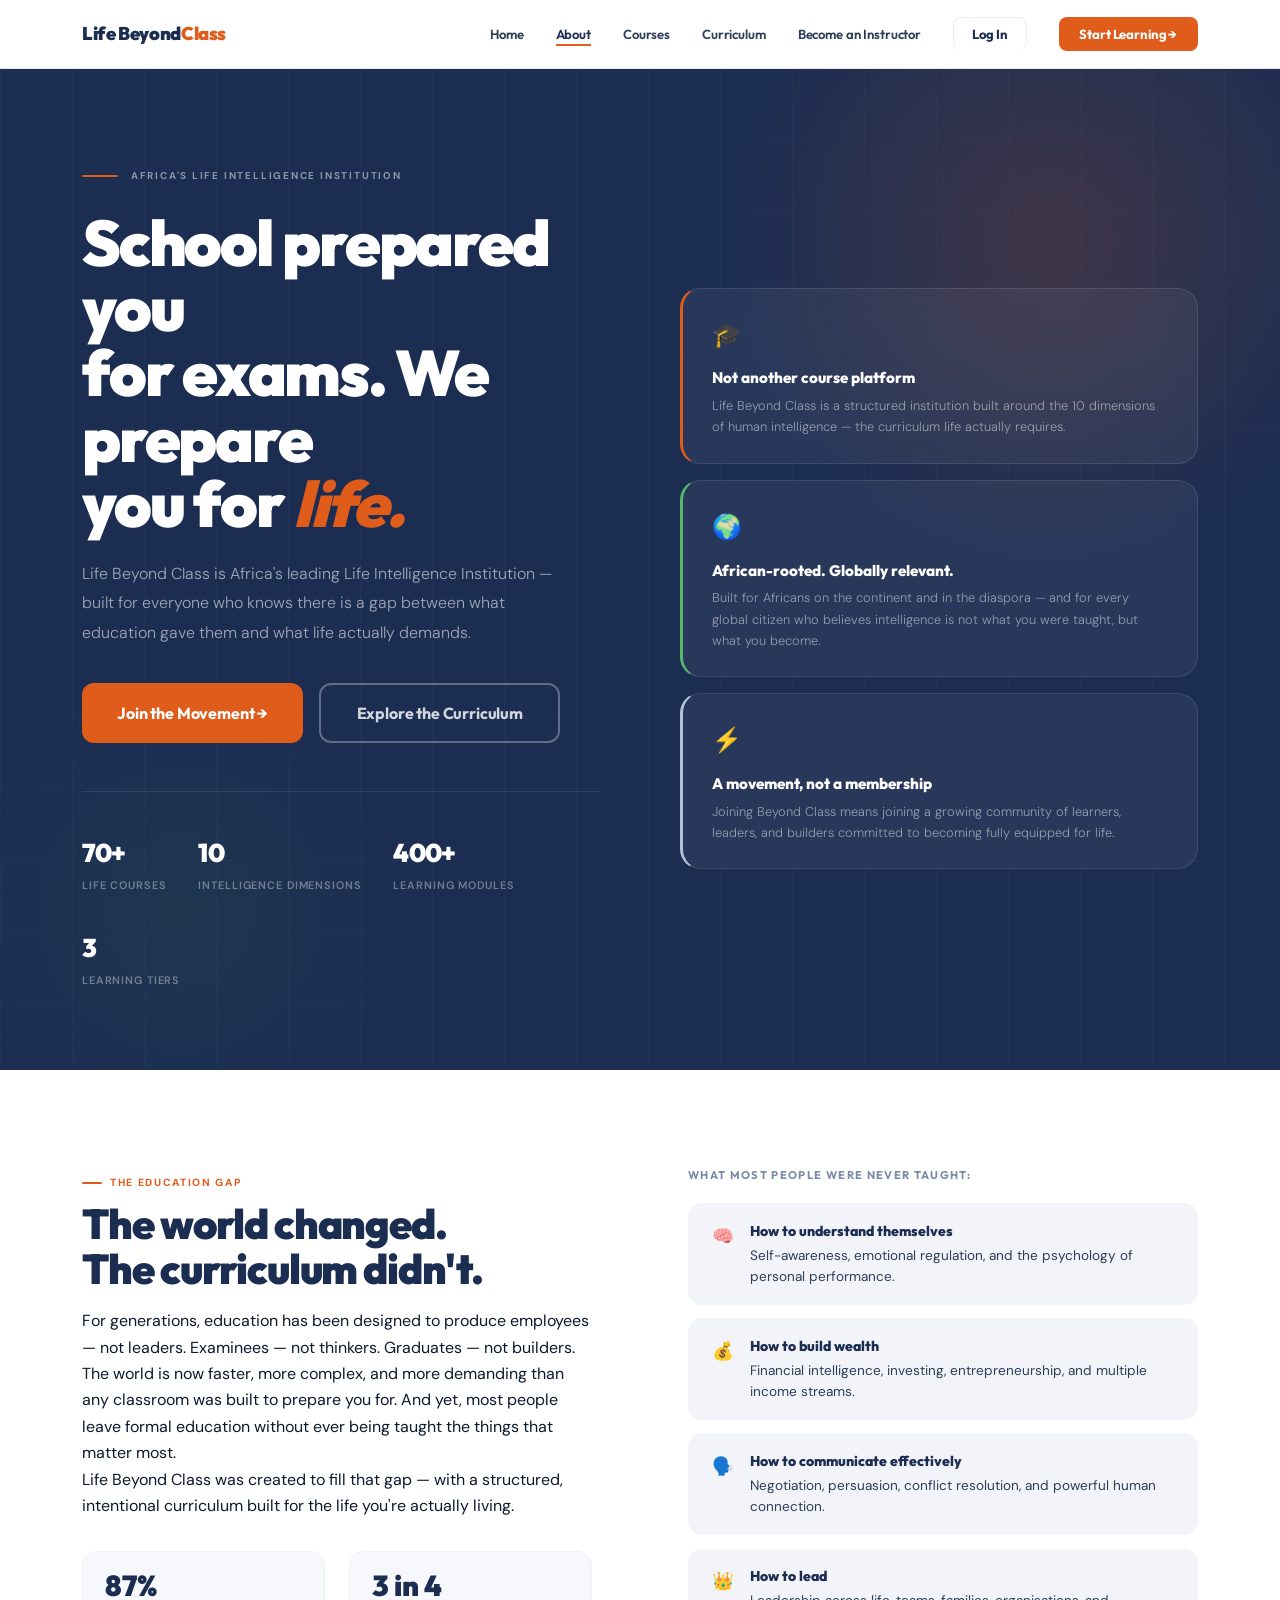
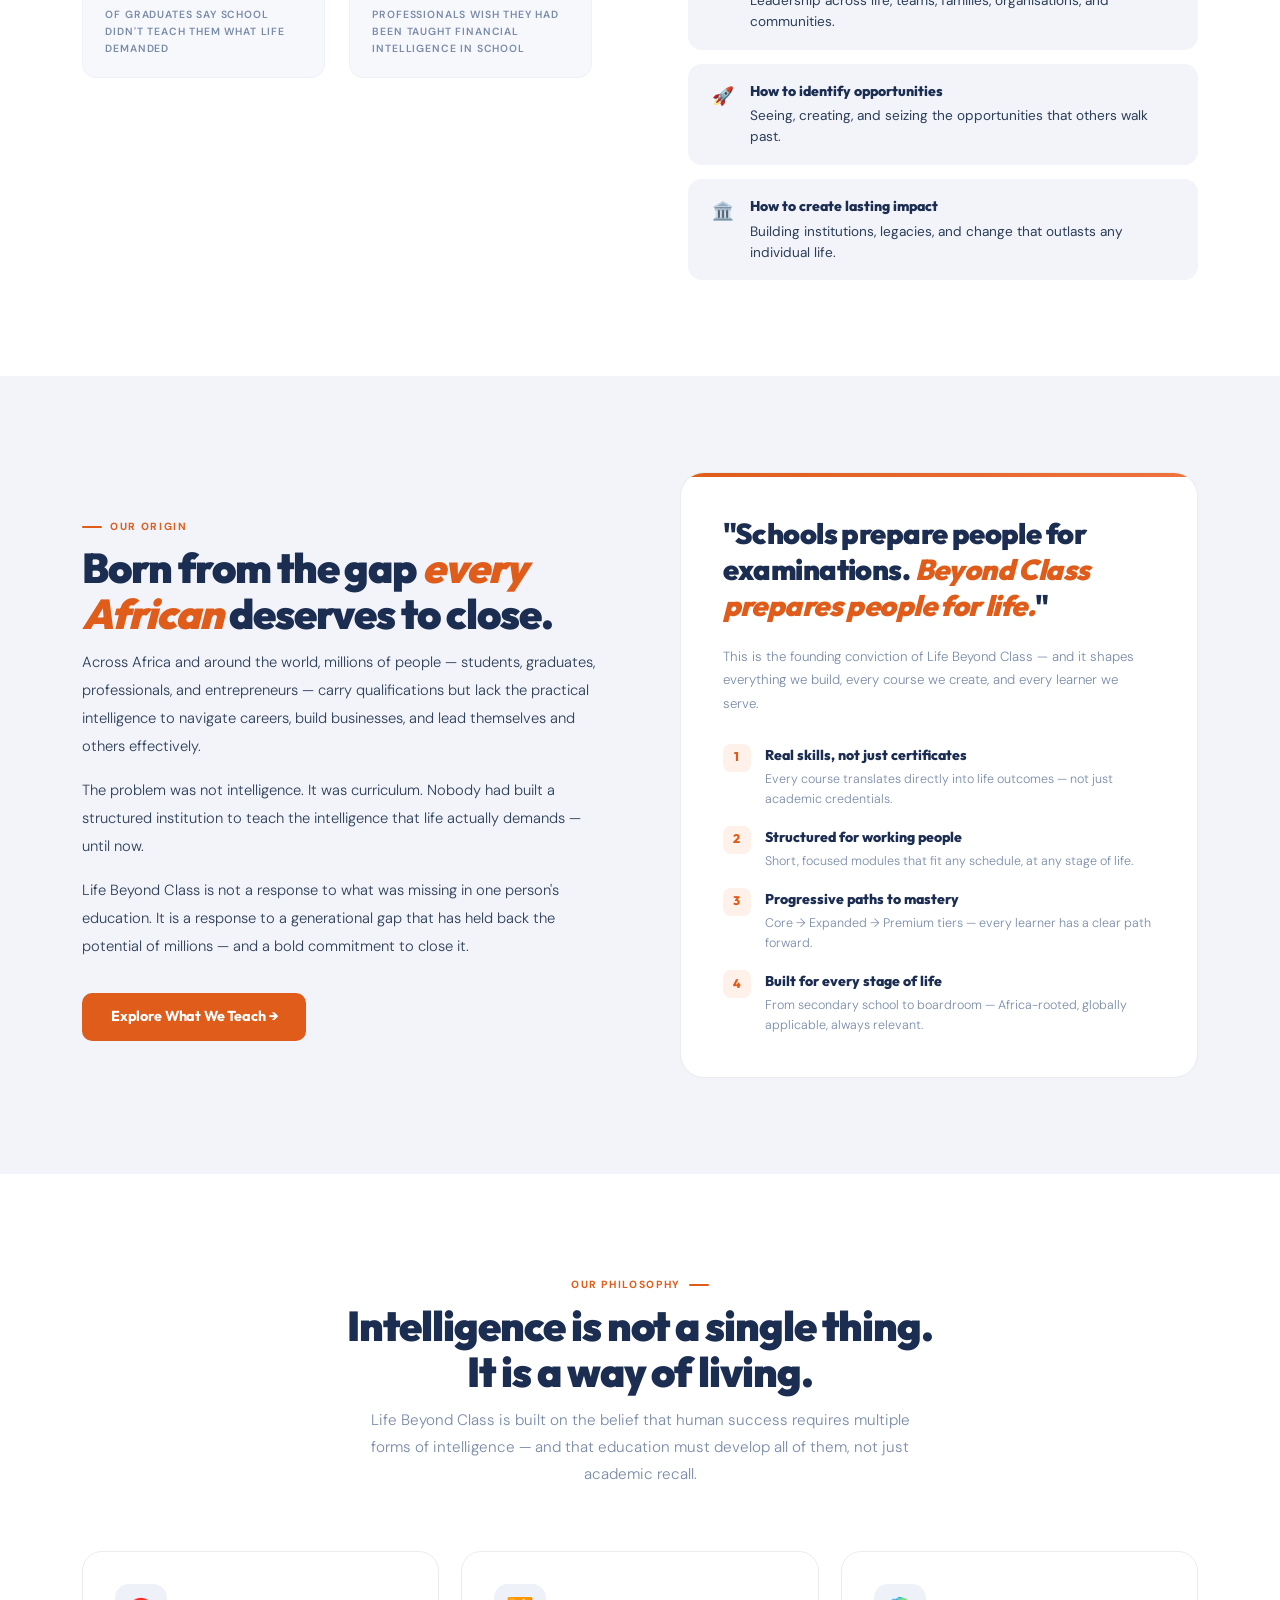
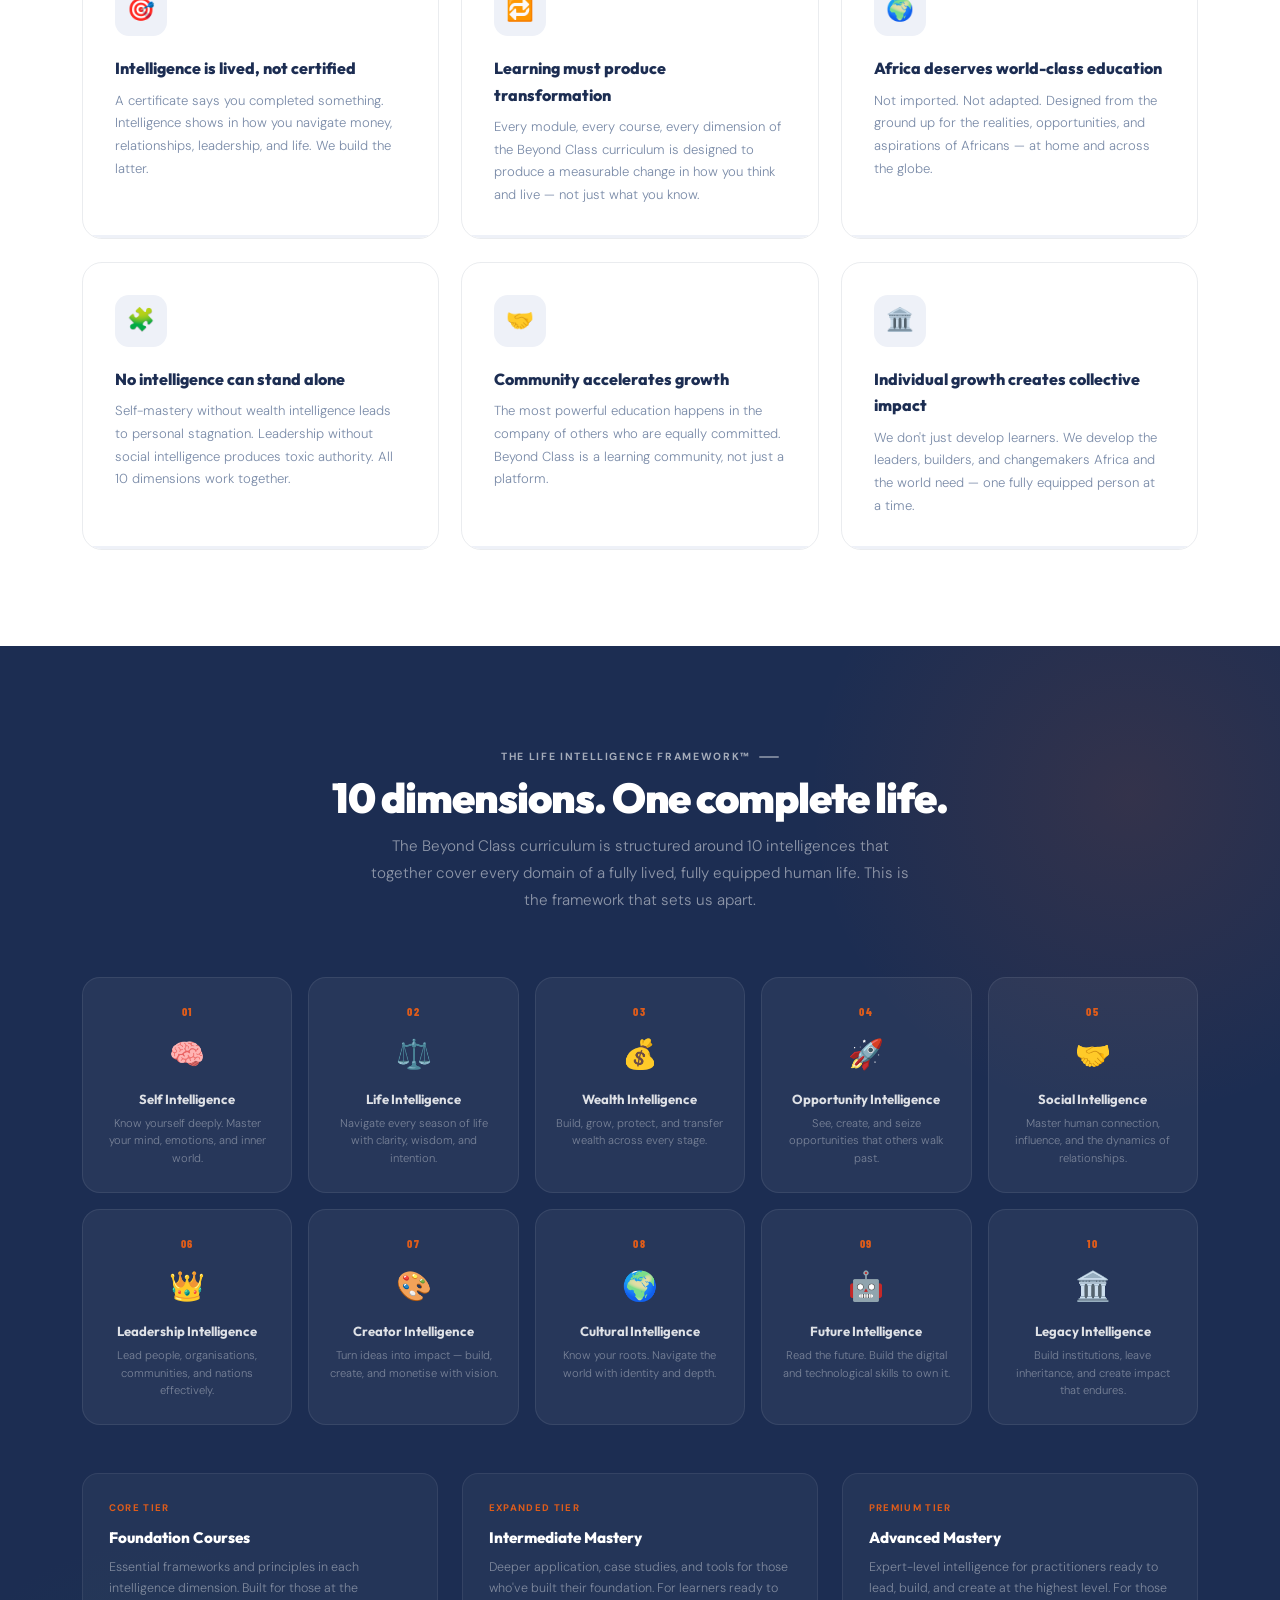
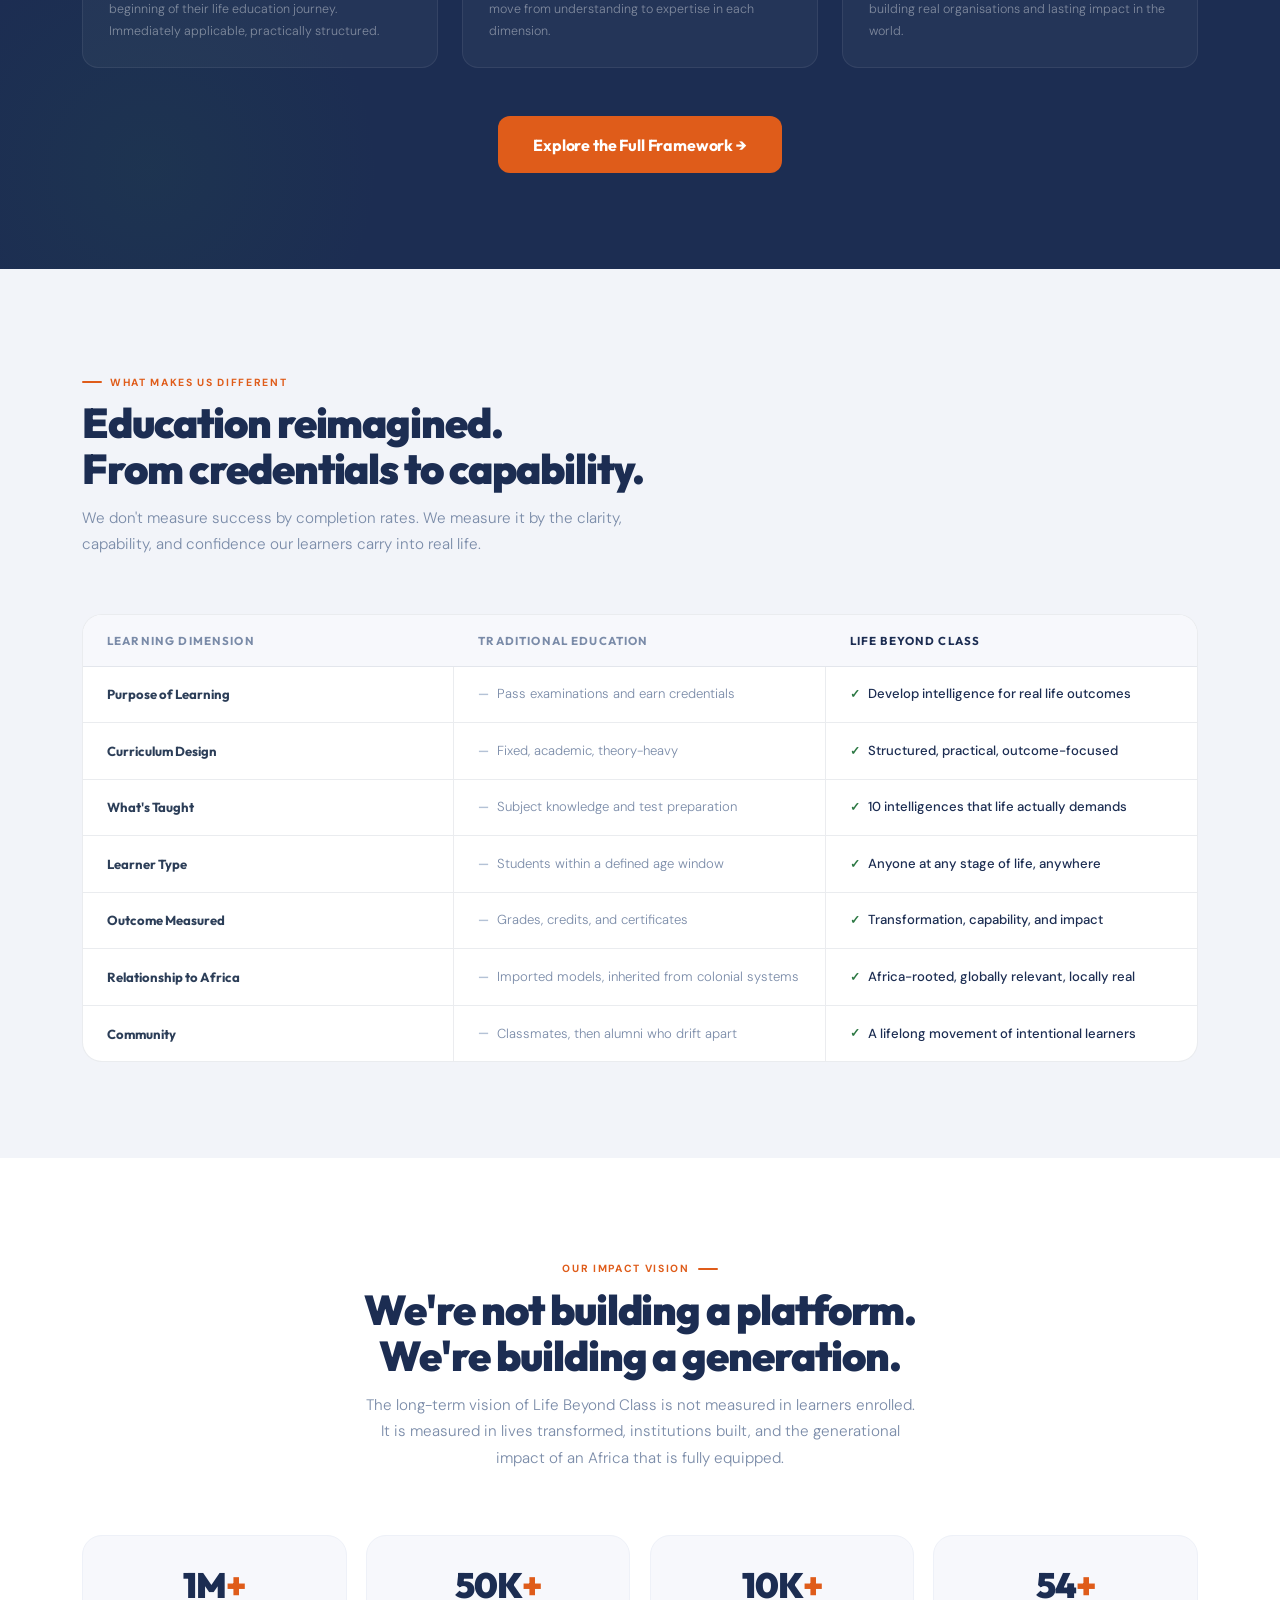
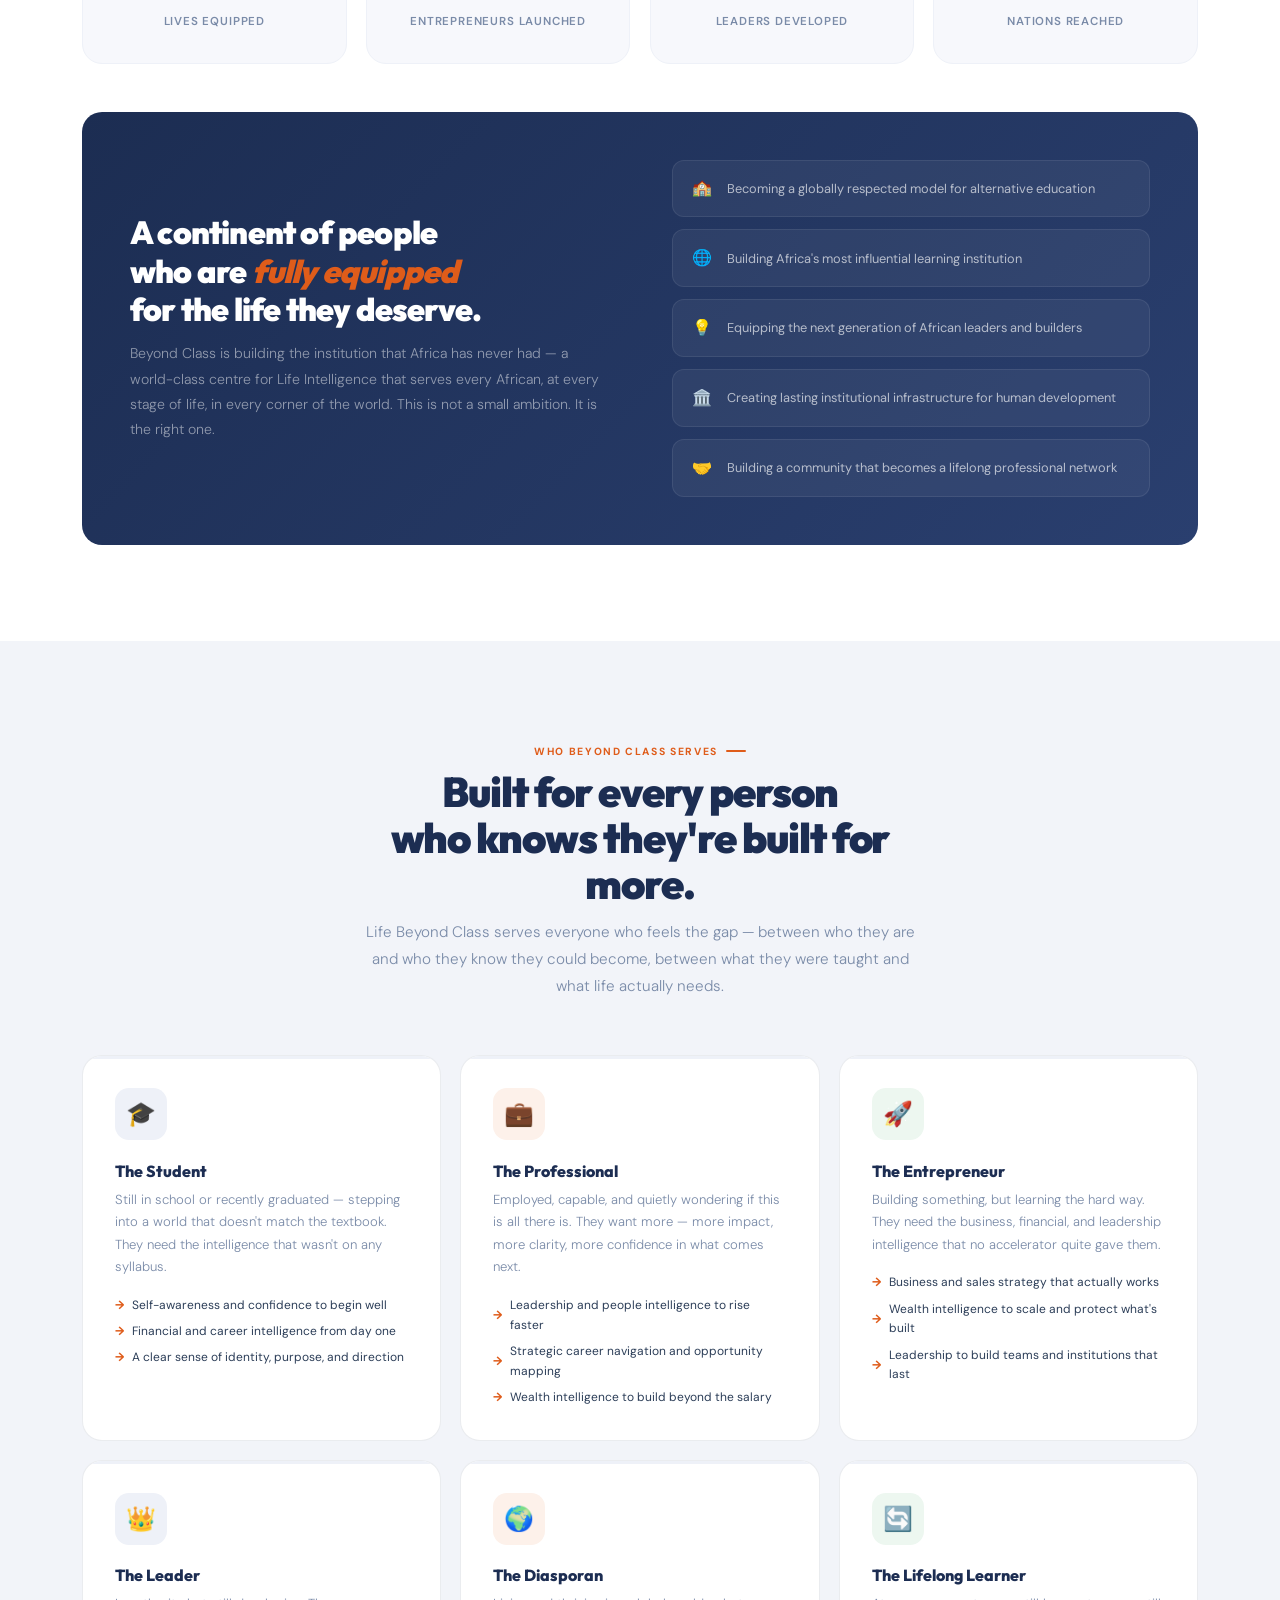
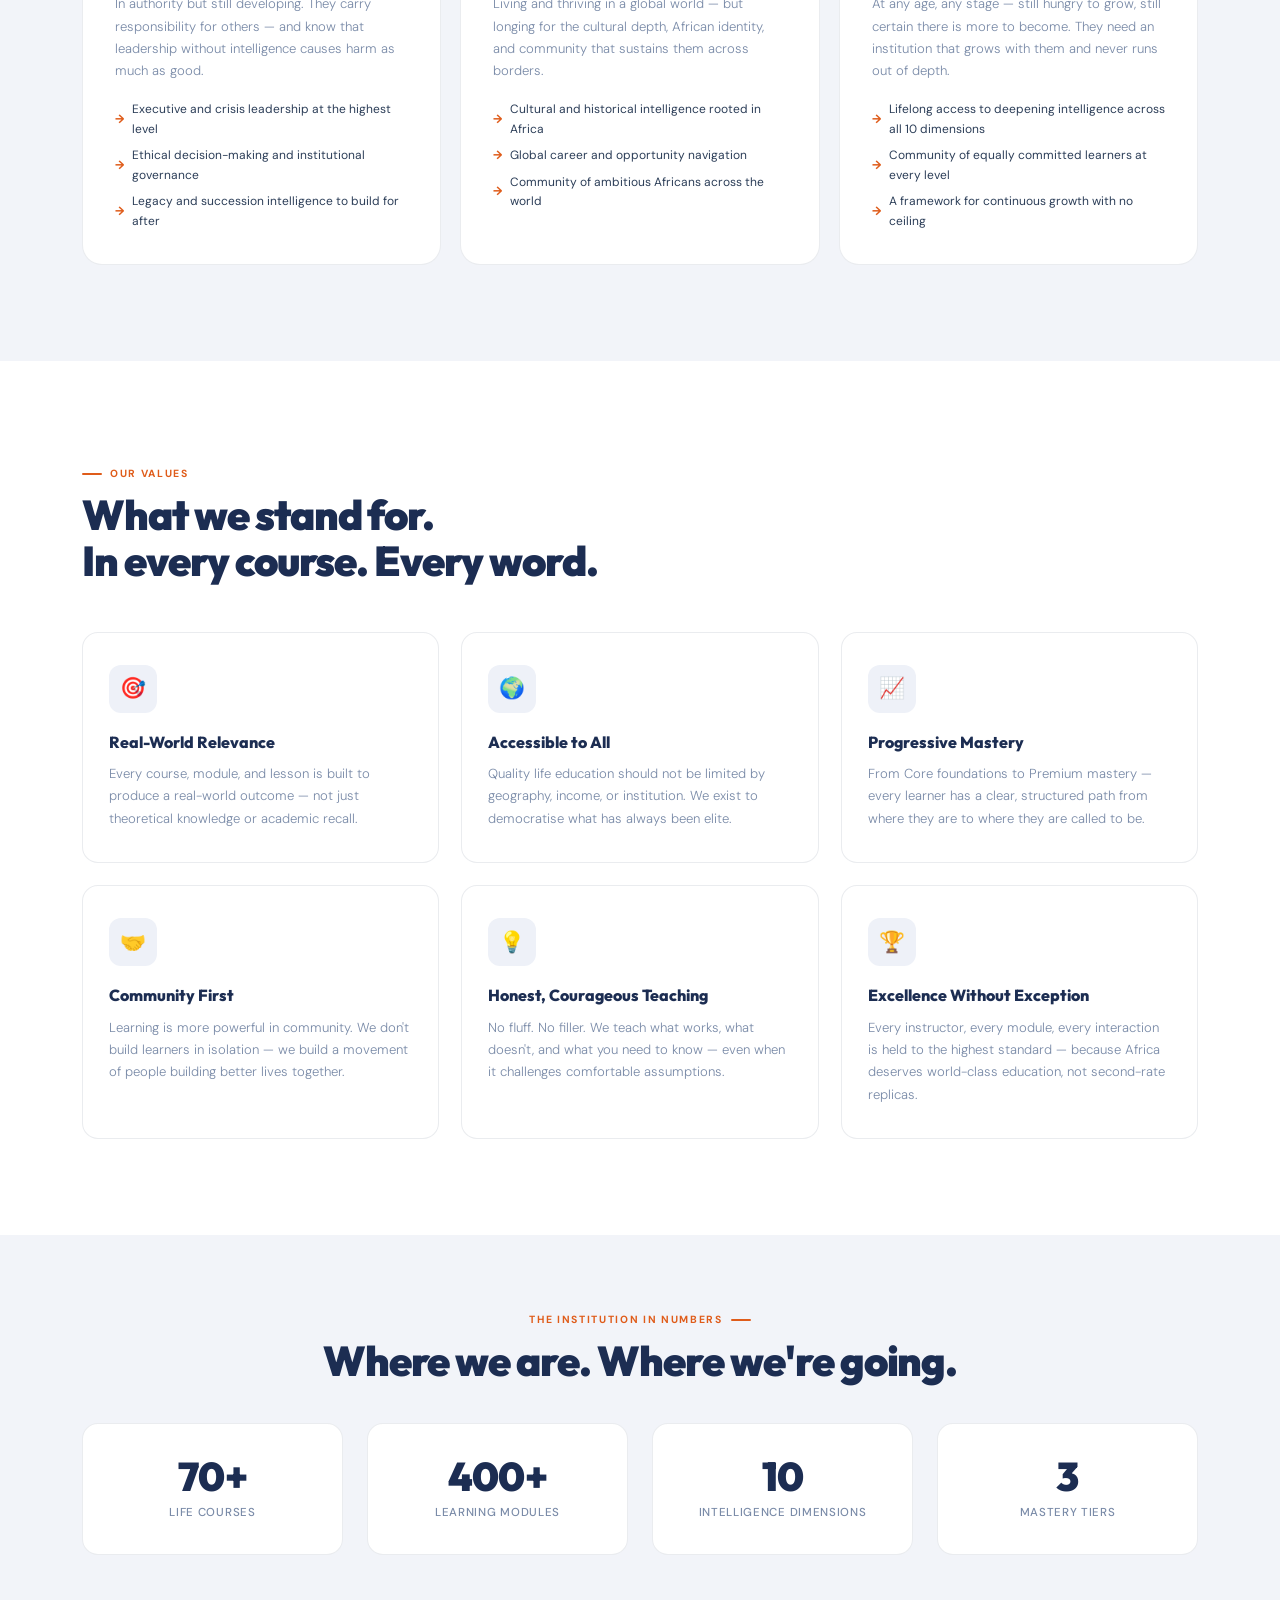
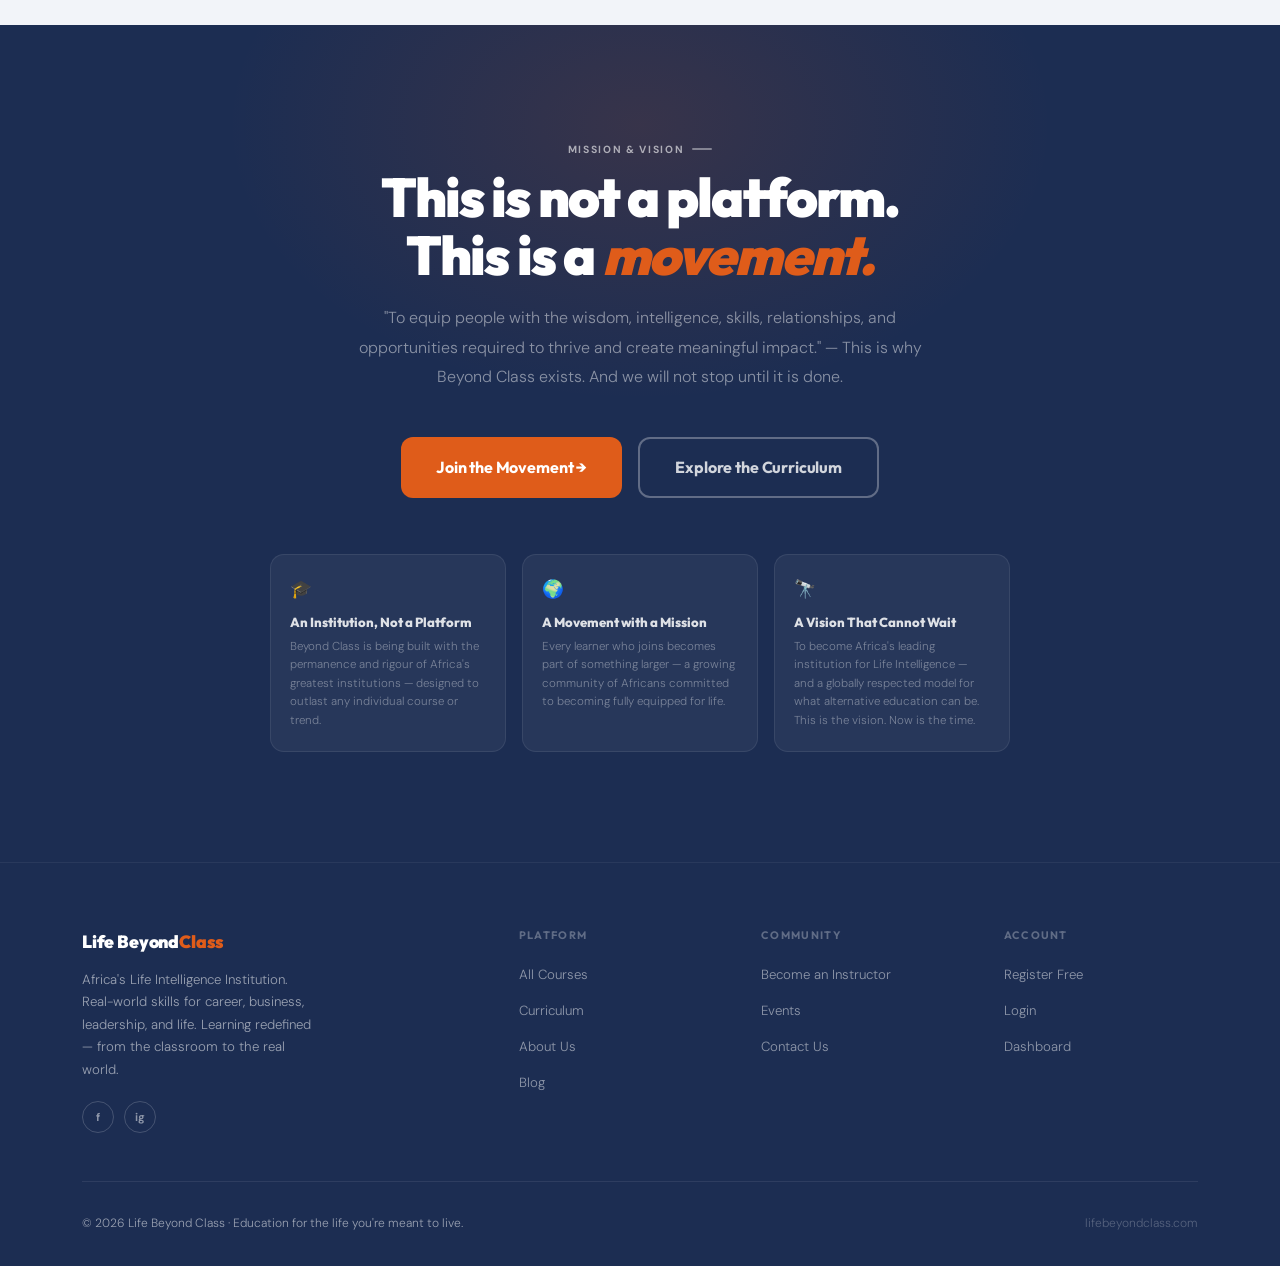
<file: about-pre.html>
<!DOCTYPE html>
<html lang="en">
<head>
<meta charset="UTF-8">
<meta name="viewport" content="width=device-width, initial-scale=1.0">
<link rel="preconnect" href="https://fonts.googleapis.com">
<link href="https://fonts.googleapis.com/css2?family=Outfit:wght@300;400;500;600;700;800;900&family=Barlow+Condensed:wght@600;700;800;900&family=DM+Sans:ital,opsz,wght@0,9..40,300;0,9..40,400;0,9..40,500;1,9..40,300&display=swap" rel="stylesheet">
<title>About — Life Beyond Class | Africa's Life Intelligence Institution</title>
<style>
:root{
  --navy:#1C2D52;--navy-mid:#2A3F6F;--navy-pale:#EEF1F8;--navy-faint:#F7F8FC;
  --orange:#DF5C1A;--orange-w:#EF7340;--orange-p:#FDF1EA;--orange-f:#FEF8F4;
  --green:#2C7843;--green-l:#56B86A;--green-p:#EDF7F0;
  --grey:#7A8BA8;--grey-m:#B4C2D6;--grey-l:#F2F4F9;
  --ink:#0D1A2E;--ink-s:#2C3E58;--white:#FFFFFF;--border:rgba(28,45,82,0.09);
  --fh:'Outfit',sans-serif;--fb:'DM Sans',sans-serif;--fd:'Barlow Condensed',sans-serif;
}
*,*::before,*::after{box-sizing:border-box;margin:0;padding:0;}
html{scroll-behavior:smooth;}
body{font-family:var(--fb);background:var(--white);color:var(--ink);overflow-x:hidden;line-height:1.65;-webkit-font-smoothing:antialiased;}

/* NAV */
nav{position:fixed;top:0;left:0;right:0;z-index:900;background:rgba(255,255,255,.97);backdrop-filter:blur(20px);border-bottom:1px solid var(--border);}
.nav-inner{max-width:1180px;margin:0 auto;padding:0 2rem;display:flex;align-items:center;justify-content:space-between;height:68px;}
.nav-logo{font-family:var(--fh);font-weight:900;font-size:1.15rem;color:var(--navy);text-decoration:none;letter-spacing:-.02em;}
.nav-logo span{color:var(--orange);}
.nav-links{display:flex;align-items:center;gap:2rem;list-style:none;}
.nav-links a{text-decoration:none;font-family:var(--fh);font-size:.82rem;font-weight:600;color:var(--ink-s);transition:color .18s;letter-spacing:-.01em;}
.nav-links a:hover,.nav-links a.active{color:var(--navy);}
.nav-links a.active{border-bottom:2px solid var(--orange);padding-bottom:2px;}
.nav-cta{background:var(--orange)!important;color:var(--white)!important;padding:.55rem 1.3rem!important;border-radius:8px!important;font-weight:700!important;transition:background .18s,transform .15s!important;border-bottom:none!important;}
.nav-cta:hover{background:var(--orange-w)!important;transform:translateY(-1px)!important;}
.nav-login{border:1.5px solid var(--border)!important;color:var(--navy)!important;padding:.5rem 1.1rem!important;border-radius:8px!important;font-weight:700!important;transition:border-color .18s!important;border-bottom:none!important;}
.nav-login:hover{border-color:var(--navy)!important;}

/* UTILS */
.wrap{max-width:1180px;margin:0 auto;padding:0 2rem;}
.pt{padding-top:68px;}
.btn{display:inline-flex;align-items:center;gap:.45rem;font-family:var(--fh);font-weight:700;font-size:.9rem;border-radius:10px;padding:.75rem 1.8rem;text-decoration:none;cursor:pointer;border:none;transition:all .18s;letter-spacing:-.01em;}
.btn-primary{background:var(--orange);color:var(--white);}
.btn-primary:hover{background:var(--orange-w);transform:translateY(-2px);box-shadow:0 8px 28px rgba(223,92,26,.28);}
.btn-navy{background:var(--navy);color:var(--white);}
.btn-navy:hover{background:var(--navy-mid);transform:translateY(-2px);box-shadow:0 8px 28px rgba(28,45,82,.25);}
.btn-outline{background:transparent;border:2px solid var(--navy);color:var(--navy);}
.btn-outline:hover{background:var(--navy);color:var(--white);}
.btn-outline-w{background:transparent;border:2px solid rgba(255,255,255,.3);color:rgba(255,255,255,.8);}
.btn-outline-w:hover{border-color:var(--white);color:var(--white);}
.btn-lg{font-size:1rem;padding:.95rem 2.2rem;border-radius:12px;}
.btn-sm{font-size:.78rem;padding:.5rem 1.1rem;border-radius:8px;}
.eyebrow{font-family:var(--fb);font-size:.65rem;font-weight:700;letter-spacing:.16em;text-transform:uppercase;color:var(--orange);display:inline-flex;align-items:center;gap:.5rem;margin-bottom:.6rem;}
.eyebrow::before{content:'';display:block;width:20px;height:2px;background:var(--orange);border-radius:2px;}
.eyebrow-c{justify-content:center;}
.eyebrow-c::before{display:none;}
.eyebrow-c::after{content:'';display:block;width:20px;height:2px;background:var(--orange);border-radius:2px;}
.eyebrow-w{color:rgba(255,255,255,.6);}
.eyebrow-w::before,.eyebrow-w::after{background:rgba(255,255,255,.4);}
.sec-title{font-family:var(--fh);font-weight:900;font-size:clamp(1.8rem,3.5vw,2.6rem);color:var(--navy);line-height:1.1;letter-spacing:-.025em;margin-bottom:.8rem;}
.sec-title-w{color:var(--white);}
.sec-sub{font-size:.95rem;color:var(--grey);font-weight:300;line-height:1.75;max-width:560px;}
.sec-sub-w{color:rgba(255,255,255,.5);}
.badge{display:inline-flex;align-items:center;gap:.35rem;font-family:var(--fb);font-size:.6rem;font-weight:700;letter-spacing:.1em;text-transform:uppercase;border-radius:60px;padding:.28rem .8rem;}
.badge-orange{background:var(--orange-p);color:var(--orange);border:1px solid rgba(223,92,26,.2);}
.badge-navy{background:var(--navy-pale);color:var(--navy);border:1px solid rgba(28,45,82,.12);}
.badge-green{background:var(--green-p);color:var(--green);border:1px solid rgba(44,120,67,.2);}
.reveal{opacity:0;transform:translateY(24px);transition:opacity .75s ease,transform .75s ease;}
.reveal.show{opacity:1;transform:translateY(0);}
.reveal-d1{transition-delay:.12s;}
.reveal-d2{transition-delay:.24s;}
.reveal-d3{transition-delay:.36s;}
.reveal-scale{opacity:0;transform:scale(.96);transition:opacity .7s ease,transform .7s ease;}
.reveal-scale.show{opacity:1;transform:scale(1);}

/* ─── HERO ─── */
.hero{position:relative;min-height:100vh;background:var(--navy);display:flex;align-items:center;overflow:hidden;padding:100px 0 80px;}
.hero-grid-bg{position:absolute;inset:0;background-image:linear-gradient(rgba(255,255,255,.025) 1px,transparent 1px),linear-gradient(90deg,rgba(255,255,255,.025) 1px,transparent 1px);background-size:72px 72px;pointer-events:none;}
.hero-glow-a{position:absolute;top:-180px;right:-120px;width:700px;height:700px;background:radial-gradient(circle,rgba(223,92,26,.18) 0%,transparent 65%);pointer-events:none;}
.hero-glow-b{position:absolute;bottom:-100px;left:-80px;width:520px;height:520px;background:radial-gradient(circle,rgba(44,120,67,.12) 0%,transparent 65%);pointer-events:none;}
.hero-inner{position:relative;z-index:2;display:grid;grid-template-columns:1fr 1fr;gap:5rem;align-items:center;}
.hero-kicker{display:flex;align-items:center;gap:.8rem;margin-bottom:1.6rem;}
.hero-kicker-line{width:36px;height:2px;background:var(--orange);border-radius:2px;}
.hero-kicker-txt{font-family:var(--fb);font-size:.62rem;font-weight:700;letter-spacing:.18em;text-transform:uppercase;color:rgba(255,255,255,.5);}
.hero-title{font-family:var(--fh);font-weight:900;font-size:clamp(2.6rem,5vw,4.2rem);color:var(--white);line-height:1.02;letter-spacing:-.035em;margin-bottom:1.4rem;}
.hero-title em{font-style:italic;color:var(--orange);}
.hero-sub{font-size:1rem;color:rgba(255,255,255,.58);font-weight:300;line-height:1.85;max-width:500px;margin-bottom:2.2rem;}
.hero-ctas{display:flex;gap:1rem;flex-wrap:wrap;}
.hero-proof{display:flex;gap:2rem;margin-top:3rem;padding-top:2.5rem;border-top:1px solid rgba(255,255,255,.08);flex-wrap:wrap;}
.hero-proof-item{text-align:left;}
.hero-proof-val{font-family:var(--fh);font-size:1.6rem;font-weight:900;color:var(--white);letter-spacing:-.03em;}
.hero-proof-label{font-size:.68rem;color:rgba(255,255,255,.38);text-transform:uppercase;letter-spacing:.08em;font-weight:600;margin-top:.15rem;}
.hero-right{display:flex;flex-direction:column;gap:1rem;}
.hero-card{background:rgba(255,255,255,.055);border:1px solid rgba(255,255,255,.1);border-radius:20px;padding:1.6rem 1.8rem;backdrop-filter:blur(10px);}
.hero-card-icon{font-size:1.5rem;margin-bottom:.7rem;}
.hero-card-title{font-family:var(--fh);font-size:.95rem;font-weight:800;color:var(--white);margin-bottom:.3rem;}
.hero-card-body{font-size:.8rem;color:rgba(255,255,255,.5);font-weight:300;line-height:1.65;}
.hero-card-accent{border-left:3px solid var(--orange);}
.hero-card-accent2{border-left:3px solid var(--green-l);}
.hero-card-accent3{border-left:3px solid var(--grey-m);}

/* ─── GAP SECTION ─── */
.gap-section{padding:96px 0;background:var(--white);}
.gap-inner{display:grid;grid-template-columns:1fr 1fr;gap:6rem;align-items:start;}
.gap-left p{font-size:.92rem;color:var(--ink-s);font-weight:300;line-height:1.9;margin-bottom:1rem;}
.gap-stat-strip{display:flex;gap:1.5rem;margin-top:2rem;flex-wrap:wrap;}
.gap-stat{background:var(--navy-faint);border:1px solid var(--navy-pale);border-radius:14px;padding:1.2rem 1.4rem;flex:1;min-width:120px;}
.gap-stat-n{font-family:var(--fh);font-size:1.8rem;font-weight:900;color:var(--navy);line-height:1;}
.gap-stat-l{font-size:.65rem;color:var(--grey);text-transform:uppercase;letter-spacing:.08em;font-weight:600;margin-top:.35rem;}
.gap-list{display:flex;flex-direction:column;gap:.85rem;}
.gap-item{display:flex;align-items:flex-start;gap:1rem;padding:1.1rem 1.3rem;background:var(--grey-l);border-radius:14px;border-left:3px solid transparent;transition:all .2s;}
.gap-item:hover{border-left-color:var(--orange);background:var(--orange-f);}
.gap-item-icon{font-size:1.1rem;flex-shrink:0;margin-top:.05rem;}
.gap-item-txt{font-size:.85rem;color:var(--ink-s);font-weight:400;line-height:1.55;}
.gap-item-txt strong{font-family:var(--fh);font-weight:800;color:var(--navy);display:block;font-size:.88rem;margin-bottom:.15rem;}

/* ─── ORIGIN / WHY ─── */
.origin-section{padding:96px 0;background:var(--grey-l);}
.origin-grid{display:grid;grid-template-columns:1fr 1fr;gap:5rem;align-items:center;}
.origin-right-card{background:var(--white);border:1px solid var(--border);border-radius:24px;padding:2.6rem;position:relative;overflow:hidden;}
.origin-right-card::before{content:'';position:absolute;top:0;left:0;right:0;height:4px;background:linear-gradient(90deg,var(--orange),var(--orange-w));}
.origin-quote{font-family:var(--fh);font-size:clamp(1.3rem,2.5vw,1.8rem);font-weight:900;color:var(--navy);line-height:1.25;letter-spacing:-.02em;margin-bottom:1.4rem;}
.origin-quote em{font-style:italic;color:var(--orange);}
.origin-beliefs{display:flex;flex-direction:column;gap:1rem;margin-top:1.8rem;}
.ob-item{display:flex;align-items:flex-start;gap:.9rem;}
.ob-num{width:28px;height:28px;border-radius:8px;background:var(--orange-p);color:var(--orange);display:flex;align-items:center;justify-content:center;font-size:.78rem;font-weight:800;flex-shrink:0;font-family:var(--fh);}
.ob-body{}
.ob-title{font-family:var(--fh);font-size:.88rem;font-weight:800;color:var(--navy);margin-bottom:.18rem;}
.ob-desc{font-size:.78rem;color:var(--grey);font-weight:300;line-height:1.6;}

/* ─── PHILOSOPHY ─── */
.philosophy-section{padding:96px 0;background:var(--white);}
.phil-header{text-align:center;max-width:680px;margin:0 auto 4rem;}
.phil-grid{display:grid;grid-template-columns:repeat(3,1fr);gap:1.4rem;}
.phil-card{border:1px solid var(--border);border-radius:20px;padding:2rem;transition:box-shadow .2s,transform .2s;position:relative;overflow:hidden;}
.phil-card:hover{box-shadow:0 16px 48px rgba(28,45,82,.08);transform:translateY(-3px);}
.phil-card::after{content:'';position:absolute;bottom:0;left:0;right:0;height:3px;background:var(--navy-pale);transition:background .2s;}
.phil-card:hover::after{background:var(--orange);}
.phil-icon{width:52px;height:52px;border-radius:14px;background:var(--navy-pale);display:flex;align-items:center;justify-content:center;font-size:1.4rem;margin-bottom:1.2rem;}
.phil-title{font-family:var(--fh);font-size:1rem;font-weight:800;color:var(--navy);margin-bottom:.5rem;}
.phil-body{font-size:.82rem;color:var(--grey);font-weight:300;line-height:1.72;}

/* ─── INTELLIGENCE FRAMEWORK ─── */
.framework-section{padding:96px 0;background:var(--navy);position:relative;overflow:hidden;}
.fw-bg-glow{position:absolute;top:-200px;right:-200px;width:700px;height:700px;background:radial-gradient(circle,rgba(223,92,26,.12) 0%,transparent 65%);pointer-events:none;}
.fw-bg-glow2{position:absolute;bottom:-150px;left:-100px;width:500px;height:500px;background:radial-gradient(circle,rgba(44,120,67,.09) 0%,transparent 65%);pointer-events:none;}
.fw-header{text-align:center;max-width:700px;margin:0 auto 4rem;position:relative;z-index:2;}
.fw-grid{display:grid;grid-template-columns:repeat(5,1fr);gap:1rem;position:relative;z-index:2;}
.fw-card{background:rgba(255,255,255,.05);border:1px solid rgba(255,255,255,.08);border-radius:18px;padding:1.5rem 1.2rem;text-align:center;transition:all .22s;cursor:default;}
.fw-card:hover{background:rgba(255,255,255,.1);border-color:rgba(255,255,255,.18);transform:translateY(-4px);}
.fw-num{font-family:var(--fd);font-size:.72rem;font-weight:800;letter-spacing:.14em;color:var(--orange);margin-bottom:.6rem;}
.fw-icon{font-size:1.8rem;margin-bottom:.8rem;}
.fw-name{font-family:var(--fh);font-size:.82rem;font-weight:700;color:rgba(255,255,255,.85);line-height:1.3;}
.fw-desc{font-size:.7rem;color:rgba(255,255,255,.38);font-weight:300;line-height:1.6;margin-top:.4rem;}
.fw-bottom{display:grid;grid-template-columns:repeat(3,1fr);gap:1.5rem;margin-top:3rem;position:relative;z-index:2;}
.fw-bottom-card{background:rgba(255,255,255,.04);border:1px solid rgba(255,255,255,.07);border-radius:16px;padding:1.6rem;}
.fw-bc-label{font-family:var(--fb);font-size:.6rem;font-weight:700;letter-spacing:.14em;text-transform:uppercase;color:var(--orange);margin-bottom:.6rem;}
.fw-bc-title{font-family:var(--fh);font-size:.95rem;font-weight:800;color:var(--white);margin-bottom:.4rem;}
.fw-bc-body{font-size:.78rem;color:rgba(255,255,255,.42);font-weight:300;line-height:1.7;}

/* ─── DIFFERENCE ─── */
.diff-section{padding:96px 0;background:var(--grey-l);}
.diff-header{margin-bottom:3.5rem;}
.diff-table{background:var(--white);border:1px solid var(--border);border-radius:20px;overflow:hidden;}
.diff-thead{display:grid;grid-template-columns:1fr 1fr 1fr;background:var(--navy-faint);border-bottom:1px solid var(--border);}
.diff-thead-cell{padding:1rem 1.5rem;font-family:var(--fh);font-size:.72rem;font-weight:700;letter-spacing:.1em;text-transform:uppercase;color:var(--grey);}
.diff-thead-cell.hl{color:var(--navy);}
.diff-row{display:grid;grid-template-columns:1fr 1fr 1fr;border-bottom:1px solid var(--border);}
.diff-row:last-child{border-bottom:none;}
.diff-row:hover .diff-cell{background:var(--navy-faint);}
.diff-cell{padding:1.1rem 1.5rem;font-size:.82rem;color:var(--grey);font-weight:300;line-height:1.55;display:flex;align-items:center;gap:.5rem;border-right:1px solid var(--border);}
.diff-cell:last-child{border-right:none;}
.diff-cell.topic{font-family:var(--fh);font-weight:700;color:var(--ink-s);font-size:.82rem;}
.diff-cell.bad{color:var(--grey);}
.diff-cell.good{color:var(--navy);font-weight:500;}
.diff-cell.good::before{content:'✓';color:var(--green);font-weight:800;font-size:.75rem;flex-shrink:0;}
.diff-cell.bad::before{content:'—';color:var(--grey-m);font-weight:800;font-size:.75rem;flex-shrink:0;}

/* ─── IMPACT VISION ─── */
.impact-section{padding:96px 0;background:var(--white);}
.impact-header{text-align:center;max-width:640px;margin:0 auto 4rem;}
.impact-grid{display:grid;grid-template-columns:repeat(4,1fr);gap:1.2rem;margin-bottom:3rem;}
.impact-card{background:var(--navy-faint);border:1px solid var(--navy-pale);border-radius:20px;padding:2rem 1.4rem;text-align:center;transition:all .2s;}
.impact-card:hover{box-shadow:0 12px 40px rgba(28,45,82,.08);transform:translateY(-3px);}
.impact-n{font-family:var(--fh);font-size:2.2rem;font-weight:900;color:var(--navy);line-height:1;letter-spacing:-.03em;}
.impact-n span{color:var(--orange);}
.impact-label{font-size:.72rem;color:var(--grey);font-weight:600;text-transform:uppercase;letter-spacing:.07em;margin-top:.5rem;}
.impact-vision-strip{background:linear-gradient(135deg,var(--navy) 0%,var(--navy-mid) 100%);border-radius:20px;padding:3rem;display:grid;grid-template-columns:1fr 1fr;gap:4rem;align-items:center;}
.ivs-title{font-family:var(--fh);font-size:clamp(1.4rem,2.5vw,2rem);font-weight:900;color:var(--white);letter-spacing:-.025em;line-height:1.2;margin-bottom:.8rem;}
.ivs-title em{color:var(--orange);font-style:italic;}
.ivs-body{font-size:.88rem;color:rgba(255,255,255,.5);font-weight:300;line-height:1.8;}
.ivs-right{display:flex;flex-direction:column;gap:.8rem;}
.ivs-item{display:flex;align-items:center;gap:.9rem;background:rgba(255,255,255,.05);border:1px solid rgba(255,255,255,.08);border-radius:12px;padding:.9rem 1.2rem;}
.ivs-item-icon{font-size:1rem;flex-shrink:0;}
.ivs-item-txt{font-size:.8rem;color:rgba(255,255,255,.65);font-weight:400;}

/* ─── LEARNER PROFILES ─── */
.learner-section{padding:96px 0;background:var(--grey-l);}
.learner-header{text-align:center;max-width:600px;margin:0 auto 3.5rem;}
.learner-grid{display:grid;grid-template-columns:repeat(3,1fr);gap:1.2rem;}
.lp-card{background:var(--white);border:1px solid var(--border);border-radius:20px;padding:2rem;transition:all .2s;position:relative;overflow:hidden;}
.lp-card:hover{box-shadow:0 12px 40px rgba(28,45,82,.08);transform:translateY(-3px);}
.lp-card::before{content:'';position:absolute;top:0;left:0;right:0;height:3px;background:var(--navy-pale);transition:background .2s;}
.lp-card:hover::before{background:var(--orange);}
.lp-avatar{width:52px;height:52px;border-radius:14px;display:flex;align-items:center;justify-content:center;font-size:1.5rem;margin-bottom:1.1rem;}
.lp-role{font-family:var(--fh);font-size:1rem;font-weight:800;color:var(--navy);margin-bottom:.3rem;}
.lp-desc{font-size:.82rem;color:var(--grey);font-weight:300;line-height:1.7;margin-bottom:1.1rem;}
.lp-gains{display:flex;flex-direction:column;gap:.4rem;}
.lp-gain{display:flex;align-items:center;gap:.5rem;font-size:.75rem;color:var(--ink-s);font-weight:400;}
.lp-gain::before{content:'→';color:var(--orange);font-weight:800;flex-shrink:0;}

/* ─── VALUES ─── */
.values-section{padding:96px 0;background:var(--white);}
.values-grid{display:grid;grid-template-columns:repeat(3,1fr);gap:1.4rem;margin-top:3rem;}
.val-card{background:var(--white);border:1px solid var(--border);border-radius:16px;padding:2rem 1.6rem;transition:box-shadow .2s,transform .2s;}
.val-card:hover{box-shadow:0 12px 40px rgba(28,45,82,.08);transform:translateY(-2px);}
.val-icon{width:48px;height:48px;border-radius:12px;background:var(--navy-pale);display:flex;align-items:center;justify-content:center;font-size:1.3rem;margin-bottom:1rem;}
.val-name{font-family:var(--fh);font-size:1rem;font-weight:800;color:var(--navy);margin-bottom:.5rem;}
.val-desc{font-size:.82rem;color:var(--grey);font-weight:300;line-height:1.7;}

/* ─── MOVEMENT / CTA ─── */
.movement-section{padding:110px 0;background:var(--navy);position:relative;overflow:hidden;}
.mv-glow{position:absolute;top:-200px;left:50%;transform:translateX(-50%);width:900px;height:600px;background:radial-gradient(ellipse,rgba(223,92,26,.14) 0%,transparent 65%);pointer-events:none;}
.mv-inner{position:relative;z-index:2;max-width:740px;margin:0 auto;text-align:center;}
.mv-title{font-family:var(--fh);font-size:clamp(2.2rem,4.5vw,3.4rem);font-weight:900;color:var(--white);letter-spacing:-.035em;line-height:1.07;margin-bottom:1.2rem;}
.mv-title em{font-style:italic;color:var(--orange);}
.mv-sub{font-size:1rem;color:rgba(255,255,255,.48);font-weight:300;line-height:1.85;max-width:580px;margin:0 auto 2.8rem;}
.mv-ctas{display:flex;gap:1rem;justify-content:center;flex-wrap:wrap;margin-bottom:3.5rem;}
.mv-pillars{display:grid;grid-template-columns:repeat(3,1fr);gap:1rem;}
.mv-pillar{background:rgba(255,255,255,.05);border:1px solid rgba(255,255,255,.08);border-radius:14px;padding:1.3rem 1.2rem;text-align:left;}
.mv-pillar-icon{font-size:1.1rem;margin-bottom:.5rem;}
.mv-pillar-title{font-family:var(--fh);font-size:.82rem;font-weight:800;color:rgba(255,255,255,.85);margin-bottom:.25rem;}
.mv-pillar-body{font-size:.72rem;color:rgba(255,255,255,.38);font-weight:300;line-height:1.6;}

/* ─── FOOTER ─── */
footer{background:var(--navy);color:rgba(255,255,255,.55);padding:4rem 0 2rem;border-top:1px solid rgba(255,255,255,.06);}
.ft-grid{display:grid;grid-template-columns:2fr 1fr 1fr 1fr;gap:3rem;padding-bottom:3rem;border-bottom:1px solid rgba(255,255,255,.08);margin-bottom:2rem;}
.ft-brand-name{font-family:var(--fh);font-weight:900;font-size:1.1rem;color:var(--white);margin-bottom:.8rem;letter-spacing:-.01em;}
.ft-brand-name span{color:var(--orange);}
.ft-brand p{font-size:.83rem;font-weight:300;line-height:1.7;max-width:240px;}
.ft-col h4{font-family:var(--fh);font-size:.68rem;font-weight:700;letter-spacing:.12em;text-transform:uppercase;color:rgba(255,255,255,.3);margin-bottom:1rem;}
.ft-col ul{list-style:none;display:flex;flex-direction:column;gap:.6rem;}
.ft-col a{text-decoration:none;color:rgba(255,255,255,.5);font-size:.83rem;font-weight:300;transition:color .18s;}
.ft-col a:hover{color:var(--white);}
.ft-btm{display:flex;align-items:center;justify-content:space-between;font-size:.75rem;font-weight:300;}
.ft-social{display:flex;gap:.6rem;margin-top:1.2rem;}
.ft-soc-btn{width:32px;height:32px;border-radius:50%;border:1px solid rgba(255,255,255,.18);display:flex;align-items:center;justify-content:center;text-decoration:none;color:rgba(255,255,255,.5);font-size:.7rem;font-weight:700;transition:all .18s;}
.ft-soc-btn:hover{border-color:var(--orange);color:var(--orange);}

/* ─── RESPONSIVE ─── */
@media(max-width:1024px){
  .hero-inner{grid-template-columns:1fr;gap:3rem;}
  .hero-right{display:grid;grid-template-columns:1fr 1fr;gap:1rem;}
  .fw-grid{grid-template-columns:repeat(5,1fr);}
  .impact-grid{grid-template-columns:repeat(2,1fr);}
}
@media(max-width:900px){
  .hero-right{grid-template-columns:1fr 1fr;}
  .gap-inner{grid-template-columns:1fr;}
  .origin-grid{grid-template-columns:1fr;}
  .phil-grid{grid-template-columns:1fr 1fr;}
  .fw-grid{grid-template-columns:repeat(5,1fr);}
  .fw-bottom{grid-template-columns:1fr;}
  .diff-thead-cell:nth-child(2),.diff-cell:nth-child(2){display:none;}
  .diff-thead{grid-template-columns:1fr 1fr;}
  .diff-row{grid-template-columns:1fr 1fr;}
  .impact-vision-strip{grid-template-columns:1fr;}
  .learner-grid{grid-template-columns:1fr 1fr;}
  .values-grid{grid-template-columns:1fr 1fr;}
  .mv-pillars{grid-template-columns:1fr 1fr;}
  .ft-grid{grid-template-columns:1fr 1fr;gap:2rem;}
  .ft-btm{flex-direction:column;gap:.6rem;text-align:center;}
  .nav-links li:not(.nav-cta-li):not(.nav-login-li){display:none;}
}
@media(max-width:600px){
  .hero-right{grid-template-columns:1fr;}
  .phil-grid{grid-template-columns:1fr;}
  .fw-grid{grid-template-columns:repeat(2,1fr);}
  .impact-grid{grid-template-columns:1fr 1fr;}
  .learner-grid{grid-template-columns:1fr;}
  .values-grid{grid-template-columns:1fr;}
  .mv-pillars{grid-template-columns:1fr;}
  .gap-stat-strip{flex-direction:column;}
  .hero-proof{gap:1.2rem;}
}
</style>
</head>
<body class="pt">
<!-- ═══════════════════════════════
     NAVIGATION
═══════════════════════════════ -->
<nav>
  <div class="nav-inner">
    <a href="index.html" class="nav-logo">Life Beyond<span>Class</span></a>
    <ul class="nav-links">
      <li><a href="index.html">Home</a></li>
      <li><a href="about.html" class="active">About</a></li>
      <li><a href="courses.html">Courses</a></li>
      <li><a href="curriculum.html">Curriculum</a></li>
      <li><a href="instructor.html">Become an Instructor</a></li>
      <li class="nav-login-li"><a href="login.html" class="nav-login">Log In</a></li>
      <li class="nav-cta-li"><a href="https://academy.lifebeyondclass.com/" class="nav-cta">Start Learning →</a></li>
    </ul>
  </div>
</nav>

<!-- ═══════════════════════════════
     HERO
═══════════════════════════════ -->
<section class="hero">
  <div class="hero-grid-bg"></div>
  <div class="hero-glow-a"></div>
  <div class="hero-glow-b"></div>
  <div class="wrap">
    <div class="hero-inner">
      <div class="reveal">
        <div class="hero-kicker">
          <div class="hero-kicker-line"></div>
          <span class="hero-kicker-txt">Africa's Life Intelligence Institution</span>
        </div>
        <h1 class="hero-title">
          School prepared you<br>for exams. We prepare<br>you for <em>life.</em>
        </h1>
        <p class="hero-sub">
          Life Beyond Class is Africa's leading Life Intelligence Institution — built for everyone who knows there is a gap between what education gave them and what life actually demands.
        </p>
        <div class="hero-ctas">
          <a href="https://academy.lifebeyondclass.com/" class="btn btn-primary btn-lg">Join the Movement →</a>
          <a href="curriculum.html" class="btn btn-outline-w btn-lg">Explore the Curriculum</a>
        </div>
        <div class="hero-proof">
          <div class="hero-proof-item">
            <div class="hero-proof-val">70+</div>
            <div class="hero-proof-label">Life Courses</div>
          </div>
          <div class="hero-proof-item">
            <div class="hero-proof-val">10</div>
            <div class="hero-proof-label">Intelligence Dimensions</div>
          </div>
          <div class="hero-proof-item">
            <div class="hero-proof-val">400+</div>
            <div class="hero-proof-label">Learning Modules</div>
          </div>
          <div class="hero-proof-item">
            <div class="hero-proof-val">3</div>
            <div class="hero-proof-label">Learning Tiers</div>
          </div>
        </div>
      </div>
      <div class="hero-right reveal reveal-d2">
        <div class="hero-card hero-card-accent">
          <div class="hero-card-icon">🎓</div>
          <div class="hero-card-title">Not another course platform</div>
          <div class="hero-card-body">Life Beyond Class is a structured institution built around the 10 dimensions of human intelligence — the curriculum life actually requires.</div>
        </div>
        <div class="hero-card hero-card-accent2">
          <div class="hero-card-icon">🌍</div>
          <div class="hero-card-title">African-rooted. Globally relevant.</div>
          <div class="hero-card-body">Built for Africans on the continent and in the diaspora — and for every global citizen who believes intelligence is not what you were taught, but what you become.</div>
        </div>
        <div class="hero-card hero-card-accent3">
          <div class="hero-card-icon">⚡</div>
          <div class="hero-card-title">A movement, not a membership</div>
          <div class="hero-card-body">Joining Beyond Class means joining a growing community of learners, leaders, and builders committed to becoming fully equipped for life.</div>
        </div>
      </div>
    </div>
  </div>
</section>

<!-- ═══════════════════════════════
     THE EDUCATION GAP
═══════════════════════════════ -->
<section class="gap-section">
  <div class="wrap">
    <div class="gap-inner">
      <div class="reveal">
        <span class="eyebrow">The Education Gap</span>
        <h2 class="sec-title">The world changed.<br>The curriculum didn't.</h2>
        <p class="gap-left" style="margin-top:1rem;">For generations, education has been designed to produce employees — not leaders. Examinees — not thinkers. Graduates — not builders.</p>
        <p class="gap-left">The world is now faster, more complex, and more demanding than any classroom was built to prepare you for. And yet, most people leave formal education without ever being taught the things that matter most.</p>
        <p class="gap-left">Life Beyond Class was created to fill that gap — with a structured, intentional curriculum built for the life you're actually living.</p>
        <div class="gap-stat-strip">
          <div class="gap-stat">
            <div class="gap-stat-n">87%</div>
            <div class="gap-stat-l">of graduates say school didn't teach them what life demanded</div>
          </div>
          <div class="gap-stat">
            <div class="gap-stat-n">3 in 4</div>
            <div class="gap-stat-l">professionals wish they had been taught financial intelligence in school</div>
          </div>
        </div>
      </div>
      <div class="reveal reveal-d1">
        <div style="font-family:var(--fh);font-size:.7rem;font-weight:700;letter-spacing:.12em;text-transform:uppercase;color:var(--grey);margin-bottom:1.2rem;">What most people were never taught:</div>
        <div class="gap-list">
          <div class="gap-item"><div class="gap-item-icon">🧠</div><div class="gap-item-txt"><strong>How to understand themselves</strong>Self-awareness, emotional regulation, and the psychology of personal performance.</div></div>
          <div class="gap-item"><div class="gap-item-icon">💰</div><div class="gap-item-txt"><strong>How to build wealth</strong>Financial intelligence, investing, entrepreneurship, and multiple income streams.</div></div>
          <div class="gap-item"><div class="gap-item-icon">🗣️</div><div class="gap-item-txt"><strong>How to communicate effectively</strong>Negotiation, persuasion, conflict resolution, and powerful human connection.</div></div>
          <div class="gap-item"><div class="gap-item-icon">👑</div><div class="gap-item-txt"><strong>How to lead</strong>Leadership across life, teams, families, organisations, and communities.</div></div>
          <div class="gap-item"><div class="gap-item-icon">🚀</div><div class="gap-item-txt"><strong>How to identify opportunities</strong>Seeing, creating, and seizing the opportunities that others walk past.</div></div>
          <div class="gap-item"><div class="gap-item-icon">🏛️</div><div class="gap-item-txt"><strong>How to create lasting impact</strong>Building institutions, legacies, and change that outlasts any individual life.</div></div>
        </div>
      </div>
    </div>
  </div>
</section>

<!-- ═══════════════════════════════
     WHY BEYOND CLASS EXISTS
═══════════════════════════════ -->
<section class="origin-section">
  <div class="wrap">
    <div class="origin-grid">
      <div class="reveal">
        <span class="eyebrow">Our Origin</span>
        <h2 class="sec-title">Born from the gap <span style="font-style:italic;color:var(--orange);">every African</span> deserves to close.</h2>
        <p style="font-size:.92rem;color:var(--ink-s);font-weight:300;line-height:1.9;margin-bottom:1rem;">Across Africa and around the world, millions of people — students, graduates, professionals, and entrepreneurs — carry qualifications but lack the practical intelligence to navigate careers, build businesses, and lead themselves and others effectively.</p>
        <p style="font-size:.92rem;color:var(--ink-s);font-weight:300;line-height:1.9;margin-bottom:1rem;">The problem was not intelligence. It was curriculum. Nobody had built a structured institution to teach the intelligence that life actually demands — until now.</p>
        <p style="font-size:.92rem;color:var(--ink-s);font-weight:300;line-height:1.9;margin-bottom:2rem;">Life Beyond Class is not a response to what was missing in one person's education. It is a response to a generational gap that has held back the potential of millions — and a bold commitment to close it.</p>
        <a href="curriculum.html" class="btn btn-primary">Explore What We Teach →</a>
      </div>
      <div class="reveal reveal-d2">
        <div class="origin-right-card">
          <div class="origin-quote">
            "Schools prepare people for examinations. <em>Beyond Class prepares people for life.</em>"
          </div>
          <p style="font-size:.83rem;color:var(--grey);font-weight:300;line-height:1.75;margin-bottom:1.6rem;">This is the founding conviction of Life Beyond Class — and it shapes everything we build, every course we create, and every learner we serve.</p>
          <div class="origin-beliefs">
            <div class="ob-item">
              <div class="ob-num">1</div>
              <div class="ob-body"><div class="ob-title">Real skills, not just certificates</div><div class="ob-desc">Every course translates directly into life outcomes — not just academic credentials.</div></div>
            </div>
            <div class="ob-item">
              <div class="ob-num">2</div>
              <div class="ob-body"><div class="ob-title">Structured for working people</div><div class="ob-desc">Short, focused modules that fit any schedule, at any stage of life.</div></div>
            </div>
            <div class="ob-item">
              <div class="ob-num">3</div>
              <div class="ob-body"><div class="ob-title">Progressive paths to mastery</div><div class="ob-desc">Core → Expanded → Premium tiers — every learner has a clear path forward.</div></div>
            </div>
            <div class="ob-item">
              <div class="ob-num">4</div>
              <div class="ob-body"><div class="ob-title">Built for every stage of life</div><div class="ob-desc">From secondary school to boardroom — Africa-rooted, globally applicable, always relevant.</div></div>
            </div>
          </div>
        </div>
      </div>
    </div>
  </div>
</section>

<!-- ═══════════════════════════════
     PHILOSOPHY
═══════════════════════════════ -->
<section class="philosophy-section">
  <div class="wrap">
    <div class="phil-header reveal">
      <span class="eyebrow eyebrow-c">Our Philosophy</span>
      <h2 class="sec-title" style="text-align:center;">Intelligence is not a single thing.<br>It is a way of living.</h2>
      <p class="sec-sub" style="text-align:center;margin:0 auto;margin-top:.6rem;">Life Beyond Class is built on the belief that human success requires multiple forms of intelligence — and that education must develop all of them, not just academic recall.</p>
    </div>
    <div class="phil-grid">
      <div class="phil-card reveal">
        <div class="phil-icon">🎯</div>
        <div class="phil-title">Intelligence is lived, not certified</div>
        <div class="phil-body">A certificate says you completed something. Intelligence shows in how you navigate money, relationships, leadership, and life. We build the latter.</div>
      </div>
      <div class="phil-card reveal reveal-d1">
        <div class="phil-icon">🔁</div>
        <div class="phil-title">Learning must produce transformation</div>
        <div class="phil-body">Every module, every course, every dimension of the Beyond Class curriculum is designed to produce a measurable change in how you think and live — not just what you know.</div>
      </div>
      <div class="phil-card reveal reveal-d2">
        <div class="phil-icon">🌍</div>
        <div class="phil-title">Africa deserves world-class education</div>
        <div class="phil-body">Not imported. Not adapted. Designed from the ground up for the realities, opportunities, and aspirations of Africans — at home and across the globe.</div>
      </div>
      <div class="phil-card reveal">
        <div class="phil-icon">🧩</div>
        <div class="phil-title">No intelligence can stand alone</div>
        <div class="phil-body">Self-mastery without wealth intelligence leads to personal stagnation. Leadership without social intelligence produces toxic authority. All 10 dimensions work together.</div>
      </div>
      <div class="phil-card reveal reveal-d1">
        <div class="phil-icon">🤝</div>
        <div class="phil-title">Community accelerates growth</div>
        <div class="phil-body">The most powerful education happens in the company of others who are equally committed. Beyond Class is a learning community, not just a platform.</div>
      </div>
      <div class="phil-card reveal reveal-d2">
        <div class="phil-icon">🏛️</div>
        <div class="phil-title">Individual growth creates collective impact</div>
        <div class="phil-body">We don't just develop learners. We develop the leaders, builders, and changemakers Africa and the world need — one fully equipped person at a time.</div>
      </div>
    </div>
  </div>
</section>
<!-- ═══════════════════════════════
     INTELLIGENCE FRAMEWORK
═══════════════════════════════ -->
<section class="framework-section">
  <div class="fw-bg-glow"></div>
  <div class="fw-bg-glow2"></div>
  <div class="wrap">
    <div class="fw-header reveal">
      <span class="eyebrow eyebrow-w eyebrow-c">The Life Intelligence Framework™</span>
      <h2 class="sec-title sec-title-w" style="text-align:center;">10 dimensions. One complete life.</h2>
      <p class="sec-sub sec-sub-w" style="text-align:center;margin:0 auto;margin-top:.6rem;">The Beyond Class curriculum is structured around 10 intelligences that together cover every domain of a fully lived, fully equipped human life. This is the framework that sets us apart.</p>
    </div>
    <div class="fw-grid">
      <div class="fw-card reveal">
        <div class="fw-num">01</div>
        <div class="fw-icon">🧠</div>
        <div class="fw-name">Self Intelligence</div>
        <div class="fw-desc">Know yourself deeply. Master your mind, emotions, and inner world.</div>
      </div>
      <div class="fw-card reveal reveal-d1">
        <div class="fw-num">02</div>
        <div class="fw-icon">⚖️</div>
        <div class="fw-name">Life Intelligence</div>
        <div class="fw-desc">Navigate every season of life with clarity, wisdom, and intention.</div>
      </div>
      <div class="fw-card reveal reveal-d2">
        <div class="fw-num">03</div>
        <div class="fw-icon">💰</div>
        <div class="fw-name">Wealth Intelligence</div>
        <div class="fw-desc">Build, grow, protect, and transfer wealth across every stage.</div>
      </div>
      <div class="fw-card reveal reveal-d1">
        <div class="fw-num">04</div>
        <div class="fw-icon">🚀</div>
        <div class="fw-name">Opportunity Intelligence</div>
        <div class="fw-desc">See, create, and seize opportunities that others walk past.</div>
      </div>
      <div class="fw-card reveal reveal-d2">
        <div class="fw-num">05</div>
        <div class="fw-icon">🤝</div>
        <div class="fw-name">Social Intelligence</div>
        <div class="fw-desc">Master human connection, influence, and the dynamics of relationships.</div>
      </div>
      <div class="fw-card reveal">
        <div class="fw-num">06</div>
        <div class="fw-icon">👑</div>
        <div class="fw-name">Leadership Intelligence</div>
        <div class="fw-desc">Lead people, organisations, communities, and nations effectively.</div>
      </div>
      <div class="fw-card reveal reveal-d1">
        <div class="fw-num">07</div>
        <div class="fw-icon">🎨</div>
        <div class="fw-name">Creator Intelligence</div>
        <div class="fw-desc">Turn ideas into impact — build, create, and monetise with vision.</div>
      </div>
      <div class="fw-card reveal reveal-d2">
        <div class="fw-num">08</div>
        <div class="fw-icon">🌍</div>
        <div class="fw-name">Cultural Intelligence</div>
        <div class="fw-desc">Know your roots. Navigate the world with identity and depth.</div>
      </div>
      <div class="fw-card reveal reveal-d1">
        <div class="fw-num">09</div>
        <div class="fw-icon">🤖</div>
        <div class="fw-name">Future Intelligence</div>
        <div class="fw-desc">Read the future. Build the digital and technological skills to own it.</div>
      </div>
      <div class="fw-card reveal reveal-d2">
        <div class="fw-num">10</div>
        <div class="fw-icon">🏛️</div>
        <div class="fw-name">Legacy Intelligence</div>
        <div class="fw-desc">Build institutions, leave inheritance, and create impact that endures.</div>
      </div>
    </div>
    <div class="fw-bottom reveal" style="margin-top:3rem;">
      <div class="fw-bottom-card">
        <div class="fw-bc-label">Core Tier</div>
        <div class="fw-bc-title">Foundation Courses</div>
        <div class="fw-bc-body">Essential frameworks and principles in each intelligence dimension. Built for those at the beginning of their life education journey. Immediately applicable, practically structured.</div>
      </div>
      <div class="fw-bottom-card">
        <div class="fw-bc-label">Expanded Tier</div>
        <div class="fw-bc-title">Intermediate Mastery</div>
        <div class="fw-bc-body">Deeper application, case studies, and tools for those who've built their foundation. For learners ready to move from understanding to expertise in each dimension.</div>
      </div>
      <div class="fw-bottom-card">
        <div class="fw-bc-label">Premium Tier</div>
        <div class="fw-bc-title">Advanced Mastery</div>
        <div class="fw-bc-body">Expert-level intelligence for practitioners ready to lead, build, and create at the highest level. For those building real organisations and lasting impact in the world.</div>
      </div>
    </div>
    <div style="text-align:center;margin-top:3rem;position:relative;z-index:2;" class="reveal">
      <a href="curriculum.html" class="btn btn-primary btn-lg">Explore the Full Framework →</a>
    </div>
  </div>
</section>

<!-- ═══════════════════════════════
     WHAT MAKES US DIFFERENT
═══════════════════════════════ -->
<section class="diff-section">
  <div class="wrap">
    <div class="diff-header reveal">
      <span class="eyebrow">What Makes Us Different</span>
      <h2 class="sec-title">Education reimagined.<br>From credentials to capability.</h2>
      <p class="sec-sub" style="margin-top:.5rem;">We don't measure success by completion rates. We measure it by the clarity, capability, and confidence our learners carry into real life.</p>
    </div>
    <div class="diff-table reveal">
      <div class="diff-thead">
        <div class="diff-thead-cell">Learning Dimension</div>
        <div class="diff-thead-cell">Traditional Education</div>
        <div class="diff-thead-cell hl">Life Beyond Class</div>
      </div>
      <div class="diff-row">
        <div class="diff-cell topic">Purpose of Learning</div>
        <div class="diff-cell bad">Pass examinations and earn credentials</div>
        <div class="diff-cell good">Develop intelligence for real life outcomes</div>
      </div>
      <div class="diff-row">
        <div class="diff-cell topic">Curriculum Design</div>
        <div class="diff-cell bad">Fixed, academic, theory-heavy</div>
        <div class="diff-cell good">Structured, practical, outcome-focused</div>
      </div>
      <div class="diff-row">
        <div class="diff-cell topic">What's Taught</div>
        <div class="diff-cell bad">Subject knowledge and test preparation</div>
        <div class="diff-cell good">10 intelligences that life actually demands</div>
      </div>
      <div class="diff-row">
        <div class="diff-cell topic">Learner Type</div>
        <div class="diff-cell bad">Students within a defined age window</div>
        <div class="diff-cell good">Anyone at any stage of life, anywhere</div>
      </div>
      <div class="diff-row">
        <div class="diff-cell topic">Outcome Measured</div>
        <div class="diff-cell bad">Grades, credits, and certificates</div>
        <div class="diff-cell good">Transformation, capability, and impact</div>
      </div>
      <div class="diff-row">
        <div class="diff-cell topic">Relationship to Africa</div>
        <div class="diff-cell bad">Imported models, inherited from colonial systems</div>
        <div class="diff-cell good">Africa-rooted, globally relevant, locally real</div>
      </div>
      <div class="diff-row">
        <div class="diff-cell topic">Community</div>
        <div class="diff-cell bad">Classmates, then alumni who drift apart</div>
        <div class="diff-cell good">A lifelong movement of intentional learners</div>
      </div>
    </div>
  </div>
</section>

<!-- ═══════════════════════════════
     IMPACT VISION
═══════════════════════════════ -->
<section class="impact-section">
  <div class="wrap">
    <div class="impact-header reveal">
      <span class="eyebrow eyebrow-c">Our Impact Vision</span>
      <h2 class="sec-title" style="text-align:center;">We're not building a platform.<br>We're building a generation.</h2>
      <p class="sec-sub" style="text-align:center;margin:0 auto;margin-top:.6rem;">The long-term vision of Life Beyond Class is not measured in learners enrolled. It is measured in lives transformed, institutions built, and the generational impact of an Africa that is fully equipped.</p>
    </div>
    <div class="impact-grid reveal">
      <div class="impact-card">
        <div class="impact-n">1M<span>+</span></div>
        <div class="impact-label">Lives Equipped</div>
      </div>
      <div class="impact-card">
        <div class="impact-n">50K<span>+</span></div>
        <div class="impact-label">Entrepreneurs Launched</div>
      </div>
      <div class="impact-card">
        <div class="impact-n">10K<span>+</span></div>
        <div class="impact-label">Leaders Developed</div>
      </div>
      <div class="impact-card">
        <div class="impact-n">54<span>+</span></div>
        <div class="impact-label">Nations Reached</div>
      </div>
    </div>
    <div class="impact-vision-strip reveal">
      <div>
        <div class="ivs-title">A continent of people<br>who are <em>fully equipped</em><br>for the life they deserve.</div>
        <div class="ivs-body" style="margin-top:.8rem;">Beyond Class is building the institution that Africa has never had — a world-class centre for Life Intelligence that serves every African, at every stage of life, in every corner of the world. This is not a small ambition. It is the right one.</div>
      </div>
      <div class="ivs-right">
        <div class="ivs-item"><div class="ivs-item-icon">🏫</div><div class="ivs-item-txt">Becoming a globally respected model for alternative education</div></div>
        <div class="ivs-item"><div class="ivs-item-icon">🌐</div><div class="ivs-item-txt">Building Africa's most influential learning institution</div></div>
        <div class="ivs-item"><div class="ivs-item-icon">💡</div><div class="ivs-item-txt">Equipping the next generation of African leaders and builders</div></div>
        <div class="ivs-item"><div class="ivs-item-icon">🏛️</div><div class="ivs-item-txt">Creating lasting institutional infrastructure for human development</div></div>
        <div class="ivs-item"><div class="ivs-item-icon">🤝</div><div class="ivs-item-txt">Building a community that becomes a lifelong professional network</div></div>
      </div>
    </div>
  </div>
</section>
<!-- ═══════════════════════════════
     LEARNER PROFILES
═══════════════════════════════ -->
<section class="learner-section">
  <div class="wrap">
    <div class="learner-header reveal">
      <span class="eyebrow eyebrow-c">Who Beyond Class Serves</span>
      <h2 class="sec-title" style="text-align:center;">Built for every person<br>who knows they're built for more.</h2>
      <p class="sec-sub" style="text-align:center;margin:0 auto;margin-top:.5rem;">Life Beyond Class serves everyone who feels the gap — between who they are and who they know they could become, between what they were taught and what life actually needs.</p>
    </div>
    <div class="learner-grid">
      <div class="lp-card reveal">
        <div class="lp-avatar" style="background:var(--navy-pale);">🎓</div>
        <div class="lp-role">The Student</div>
        <div class="lp-desc">Still in school or recently graduated — stepping into a world that doesn't match the textbook. They need the intelligence that wasn't on any syllabus.</div>
        <div class="lp-gains">
          <div class="lp-gain">Self-awareness and confidence to begin well</div>
          <div class="lp-gain">Financial and career intelligence from day one</div>
          <div class="lp-gain">A clear sense of identity, purpose, and direction</div>
        </div>
      </div>
      <div class="lp-card reveal reveal-d1">
        <div class="lp-avatar" style="background:var(--orange-p);">💼</div>
        <div class="lp-role">The Professional</div>
        <div class="lp-desc">Employed, capable, and quietly wondering if this is all there is. They want more — more impact, more clarity, more confidence in what comes next.</div>
        <div class="lp-gains">
          <div class="lp-gain">Leadership and people intelligence to rise faster</div>
          <div class="lp-gain">Strategic career navigation and opportunity mapping</div>
          <div class="lp-gain">Wealth intelligence to build beyond the salary</div>
        </div>
      </div>
      <div class="lp-card reveal reveal-d2">
        <div class="lp-avatar" style="background:var(--green-p);">🚀</div>
        <div class="lp-role">The Entrepreneur</div>
        <div class="lp-desc">Building something, but learning the hard way. They need the business, financial, and leadership intelligence that no accelerator quite gave them.</div>
        <div class="lp-gains">
          <div class="lp-gain">Business and sales strategy that actually works</div>
          <div class="lp-gain">Wealth intelligence to scale and protect what's built</div>
          <div class="lp-gain">Leadership to build teams and institutions that last</div>
        </div>
      </div>
      <div class="lp-card reveal">
        <div class="lp-avatar" style="background:var(--navy-pale);">👑</div>
        <div class="lp-role">The Leader</div>
        <div class="lp-desc">In authority but still developing. They carry responsibility for others — and know that leadership without intelligence causes harm as much as good.</div>
        <div class="lp-gains">
          <div class="lp-gain">Executive and crisis leadership at the highest level</div>
          <div class="lp-gain">Ethical decision-making and institutional governance</div>
          <div class="lp-gain">Legacy and succession intelligence to build for after</div>
        </div>
      </div>
      <div class="lp-card reveal reveal-d1">
        <div class="lp-avatar" style="background:var(--orange-p);">🌍</div>
        <div class="lp-role">The Diasporan</div>
        <div class="lp-desc">Living and thriving in a global world — but longing for the cultural depth, African identity, and community that sustains them across borders.</div>
        <div class="lp-gains">
          <div class="lp-gain">Cultural and historical intelligence rooted in Africa</div>
          <div class="lp-gain">Global career and opportunity navigation</div>
          <div class="lp-gain">Community of ambitious Africans across the world</div>
        </div>
      </div>
      <div class="lp-card reveal reveal-d2">
        <div class="lp-avatar" style="background:var(--green-p);">🔄</div>
        <div class="lp-role">The Lifelong Learner</div>
        <div class="lp-desc">At any age, any stage — still hungry to grow, still certain there is more to become. They need an institution that grows with them and never runs out of depth.</div>
        <div class="lp-gains">
          <div class="lp-gain">Lifelong access to deepening intelligence across all 10 dimensions</div>
          <div class="lp-gain">Community of equally committed learners at every level</div>
          <div class="lp-gain">A framework for continuous growth with no ceiling</div>
        </div>
      </div>
    </div>
  </div>
</section>

<!-- ═══════════════════════════════
     VALUES
═══════════════════════════════ -->
<section class="values-section">
  <div class="wrap">
    <div class="reveal">
      <span class="eyebrow">Our Values</span>
      <h2 class="sec-title">What we stand for.<br>In every course. Every word.</h2>
    </div>
    <div class="values-grid">
      <div class="val-card reveal">
        <div class="val-icon">🎯</div>
        <div class="val-name">Real-World Relevance</div>
        <p class="val-desc">Every course, module, and lesson is built to produce a real-world outcome — not just theoretical knowledge or academic recall.</p>
      </div>
      <div class="val-card reveal reveal-d1">
        <div class="val-icon">🌍</div>
        <div class="val-name">Accessible to All</div>
        <p class="val-desc">Quality life education should not be limited by geography, income, or institution. We exist to democratise what has always been elite.</p>
      </div>
      <div class="val-card reveal reveal-d2">
        <div class="val-icon">📈</div>
        <div class="val-name">Progressive Mastery</div>
        <p class="val-desc">From Core foundations to Premium mastery — every learner has a clear, structured path from where they are to where they are called to be.</p>
      </div>
      <div class="val-card reveal">
        <div class="val-icon">🤝</div>
        <div class="val-name">Community First</div>
        <p class="val-desc">Learning is more powerful in community. We don't build learners in isolation — we build a movement of people building better lives together.</p>
      </div>
      <div class="val-card reveal reveal-d1">
        <div class="val-icon">💡</div>
        <div class="val-name">Honest, Courageous Teaching</div>
        <p class="val-desc">No fluff. No filler. We teach what works, what doesn't, and what you need to know — even when it challenges comfortable assumptions.</p>
      </div>
      <div class="val-card reveal reveal-d2">
        <div class="val-icon">🏆</div>
        <div class="val-name">Excellence Without Exception</div>
        <p class="val-desc">Every instructor, every module, every interaction is held to the highest standard — because Africa deserves world-class education, not second-rate replicas.</p>
      </div>
    </div>
  </div>
</section>

<!-- ═══════════════════════════════
     STATS
═══════════════════════════════ -->
<section style="padding:70px 0;background:var(--grey-l);">
  <div class="wrap">
    <div class="reveal" style="text-align:center;margin-bottom:2.5rem;">
      <span class="eyebrow eyebrow-c">The Institution in Numbers</span>
      <h2 class="sec-title" style="text-align:center;">Where we are. Where we're going.</h2>
    </div>
    <div style="display:grid;grid-template-columns:repeat(4,1fr);gap:1.5rem;" class="reveal">
      <div class="stat-box" style="background:var(--white);border:1px solid var(--border);border-radius:16px;padding:2rem 1rem;text-align:center;">
        <div style="font-family:var(--fh);font-size:2.5rem;font-weight:900;color:var(--navy);line-height:1;letter-spacing:-.02em;">70+</div>
        <div style="font-size:.72rem;color:var(--grey);font-weight:500;text-transform:uppercase;letter-spacing:.06em;margin-top:.4rem;">Life Courses</div>
      </div>
      <div class="stat-box" style="background:var(--white);border:1px solid var(--border);border-radius:16px;padding:2rem 1rem;text-align:center;">
        <div style="font-family:var(--fh);font-size:2.5rem;font-weight:900;color:var(--navy);line-height:1;letter-spacing:-.02em;">400+</div>
        <div style="font-size:.72rem;color:var(--grey);font-weight:500;text-transform:uppercase;letter-spacing:.06em;margin-top:.4rem;">Learning Modules</div>
      </div>
      <div class="stat-box" style="background:var(--white);border:1px solid var(--border);border-radius:16px;padding:2rem 1rem;text-align:center;">
        <div style="font-family:var(--fh);font-size:2.5rem;font-weight:900;color:var(--navy);line-height:1;letter-spacing:-.02em;">10</div>
        <div style="font-size:.72rem;color:var(--grey);font-weight:500;text-transform:uppercase;letter-spacing:.06em;margin-top:.4rem;">Intelligence Dimensions</div>
      </div>
      <div class="stat-box" style="background:var(--white);border:1px solid var(--border);border-radius:16px;padding:2rem 1rem;text-align:center;">
        <div style="font-family:var(--fh);font-size:2.5rem;font-weight:900;color:var(--navy);line-height:1;letter-spacing:-.02em;">3</div>
        <div style="font-size:.72rem;color:var(--grey);font-weight:500;text-transform:uppercase;letter-spacing:.06em;margin-top:.4rem;">Mastery Tiers</div>
      </div>
    </div>
  </div>
</section>

<!-- ═══════════════════════════════
     MISSION / CTA
═══════════════════════════════ -->
<section class="movement-section">
  <div class="mv-glow"></div>
  <div class="wrap">
    <div class="mv-inner reveal">
      <span class="eyebrow eyebrow-w eyebrow-c">Mission &amp; Vision</span>
      <h2 class="mv-title">This is not a platform.<br>This is a <em>movement.</em></h2>
      <p class="mv-sub">"To equip people with the wisdom, intelligence, skills, relationships, and opportunities required to thrive and create meaningful impact." — This is why Beyond Class exists. And we will not stop until it is done.</p>
      <div class="mv-ctas">
        <a href="https://academy.lifebeyondclass.com/" class="btn btn-primary btn-lg">Join the Movement →</a>
        <a href="curriculum.html" class="btn btn-outline-w btn-lg">Explore the Curriculum</a>
      </div>
      <div class="mv-pillars">
        <div class="mv-pillar">
          <div class="mv-pillar-icon">🎓</div>
          <div class="mv-pillar-title">An Institution, Not a Platform</div>
          <div class="mv-pillar-body">Beyond Class is being built with the permanence and rigour of Africa's greatest institutions — designed to outlast any individual course or trend.</div>
        </div>
        <div class="mv-pillar">
          <div class="mv-pillar-icon">🌍</div>
          <div class="mv-pillar-title">A Movement with a Mission</div>
          <div class="mv-pillar-body">Every learner who joins becomes part of something larger — a growing community of Africans committed to becoming fully equipped for life.</div>
        </div>
        <div class="mv-pillar">
          <div class="mv-pillar-icon">🔭</div>
          <div class="mv-pillar-title">A Vision That Cannot Wait</div>
          <div class="mv-pillar-body">To become Africa's leading institution for Life Intelligence — and a globally respected model for what alternative education can be. This is the vision. Now is the time.</div>
        </div>
      </div>
    </div>
  </div>
</section>

<!-- ═══════════════════════════════
     FOOTER
═══════════════════════════════ -->
<footer>
  <div class="wrap">
    <div class="ft-grid">
      <div class="ft-brand">
        <div class="ft-brand-name">Life Beyond<span>Class</span></div>
        <p>Africa's Life Intelligence Institution. Real-world skills for career, business, leadership, and life. Learning redefined — from the classroom to the real world.</p>
        <div class="ft-social">
          <a href="https://www.facebook.com/share/17HbQbkHog/" class="ft-soc-btn">f</a>
          <a href="https://www.instagram.com/lifebeyondclass" class="ft-soc-btn">ig</a>
        </div>
      </div>
      <div class="ft-col">
        <h4>Platform</h4>
        <ul>
          <li><a href="courses.html">All Courses</a></li>
          <li><a href="curriculum.html">Curriculum</a></li>
          <li><a href="about.html">About Us</a></li>
          <li><a href="https://lifebeyondclass.com/blog/">Blog</a></li>
        </ul>
      </div>
      <div class="ft-col">
        <h4>Community</h4>
        <ul>
          <li><a href="instructor.html">Become an Instructor</a></li>
          <li><a href="https://lifebeyondclass.com/events/">Events</a></li>
          <li><a href="https://lifebeyondclass.com/contact/">Contact Us</a></li>
        </ul>
      </div>
      <div class="ft-col">
        <h4>Account</h4>
        <ul>
          <li><a href="https://academy.lifebeyondclass.com/">Register Free</a></li>
          <li><a href="login.html">Login</a></li>
          <li><a href="https://lifebeyondclass.com/dashboard/">Dashboard</a></li>
        </ul>
      </div>
    </div>
    <div class="ft-btm">
      <span>© 2026 Life Beyond Class · Education for the life you're meant to live.</span>
      <a href="https://lifebeyondclass.com" style="color:rgba(255,255,255,.25);text-decoration:none;">lifebeyondclass.com</a>
    </div>
  </div>
</footer>

<script>
// Reveal on scroll
const obs = new IntersectionObserver(entries => {
  entries.forEach(e => {
    if (e.isIntersecting) {
      e.target.classList.add('show');
      obs.unobserve(e.target);
    }
  });
}, { threshold: 0.07 });
document.querySelectorAll('.reveal, .reveal-scale').forEach(el => obs.observe(el));

// Smooth scroll
document.querySelectorAll('a[href^="#"]').forEach(a => {
  a.addEventListener('click', e => {
    const t = document.querySelector(a.getAttribute('href'));
    if (t) { e.preventDefault(); window.scrollTo({ top: t.offsetTop - 80, behavior: 'smooth' }); }
  });
});

// Nav scroll state
window.addEventListener('scroll', () => {
  const nav = document.querySelector('nav');
  nav.style.boxShadow = window.scrollY > 20 ? '0 2px 20px rgba(28,45,82,.08)' : 'none';
}, { passive: true });
</script>
</body>
</html>
</file>
